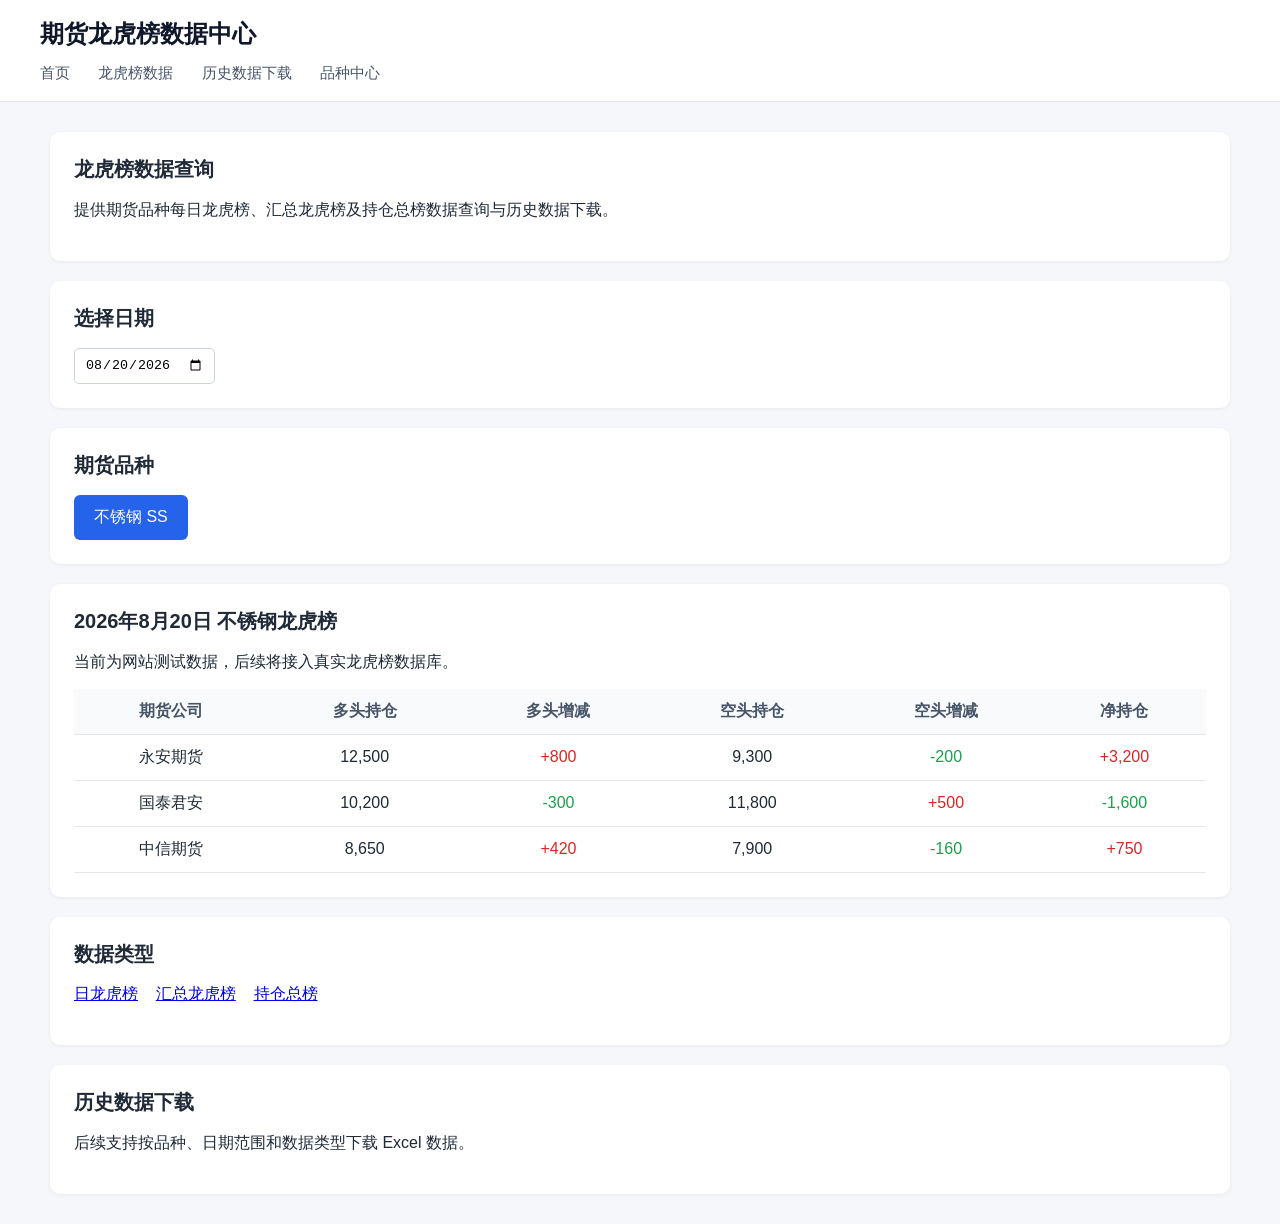
<file: index.html>
<!DOCTYPE html>
<html lang="zh-CN">

<head>
  <meta charset="UTF-8">
  <meta name="viewport" content="width=device-width, initial-scale=1.0">

  <title>期货龙虎榜数据中心</title>

  <link rel="stylesheet" href="styles.css">
</head>

<body>

  <header class="header">

    <h1>期货龙虎榜数据中心</h1>

    <nav class="nav">
      <a href="#">首页</a>
      <a href="#">龙虎榜数据</a>
      <a href="#">历史数据下载</a>
      <a href="#">品种中心</a>
    </nav>

  </header>


  <main class="container">

    <section class="card">

      <h2>龙虎榜数据查询</h2>

      <p>
        提供期货品种每日龙虎榜、汇总龙虎榜及持仓总榜数据查询与历史数据下载。
      </p>

    </section>


    <section class="card">

      <h2>选择日期</h2>

      <input type="date" value="2026-08-20">

    </section>


    <section class="card">

      <h2>期货品种</h2>

      <a class="market-button" href="#">
        不锈钢 SS
      </a>

    </section>


    <section class="card">

      <h2>2026年8月20日 不锈钢龙虎榜</h2>

      <p>
        当前为网站测试数据，后续将接入真实龙虎榜数据库。
      </p>

      <table>

        <thead>
          <tr>
            <th>期货公司</th>
            <th>多头持仓</th>
            <th>多头增减</th>
            <th>空头持仓</th>
            <th>空头增减</th>
            <th>净持仓</th>
          </tr>
        </thead>

        <tbody>

          <tr>
            <td>永安期货</td>
            <td>12,500</td>
            <td class="positive">+800</td>
            <td>9,300</td>
            <td class="negative">-200</td>
            <td class="positive">+3,200</td>
          </tr>

          <tr>
            <td>国泰君安</td>
            <td>10,200</td>
            <td class="negative">-300</td>
            <td>11,800</td>
            <td class="positive">+500</td>
            <td class="negative">-1,600</td>
          </tr>

          <tr>
            <td>中信期货</td>
            <td>8,650</td>
            <td class="positive">+420</td>
            <td>7,900</td>
            <td class="negative">-160</td>
            <td class="positive">+750</td>
          </tr>

        </tbody>

      </table>

    </section>


    <section class="card">

      <h2>数据类型</h2>

      <p>
        <a href="#">日龙虎榜</a>
        &nbsp;&nbsp;
        <a href="#">汇总龙虎榜</a>
        &nbsp;&nbsp;
        <a href="#">持仓总榜</a>
      </p>

    </section>


    <section class="card">

      <h2>历史数据下载</h2>

      <p>
        后续支持按品种、日期范围和数据类型下载 Excel 数据。
      </p>

    </section>

  </main>


</body>

</html>
</file>
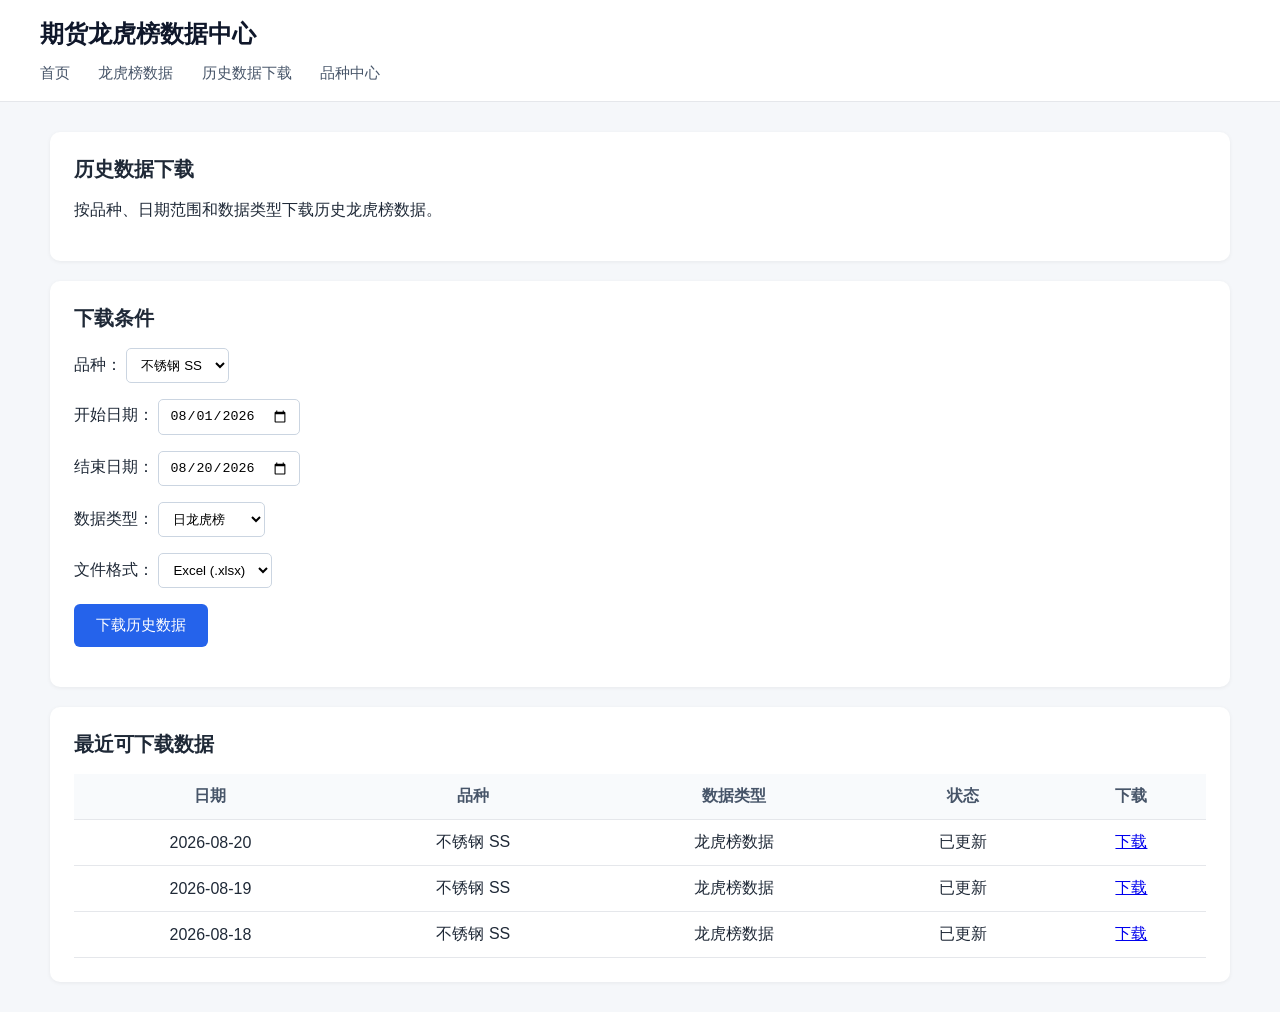
<file: download.html>
<!DOCTYPE html>
<html lang="zh-CN">
<head>
  <meta charset="UTF-8">
  <meta name="viewport" content="width=device-width, initial-scale=1.0">
  <title>历史数据下载 - 期货龙虎榜数据中心</title>
  <link rel="stylesheet" href="styles.css">
</head>

<body>

<header class="header">
  <h1>期货龙虎榜数据中心</h1>

  <nav class="nav">
    <a href="index.html">首页</a>
    <a href="ranking.html">龙虎榜数据</a>
    <a href="download.html">历史数据下载</a>
    <a href="#">品种中心</a>
  </nav>
</header>

<main class="container">

  <section class="card">
    <h2>历史数据下载</h2>
    <p>按品种、日期范围和数据类型下载历史龙虎榜数据。</p>
  </section>

  <section class="card">

    <h2>下载条件</h2>

    <p>
      品种：
      <select>
        <option>不锈钢 SS</option>
      </select>
    </p>

    <p>
      开始日期：
      <input type="date" value="2026-08-01">
    </p>

    <p>
      结束日期：
      <input type="date" value="2026-08-20">
    </p>

    <p>
      数据类型：
      <select>
        <option>日龙虎榜</option>
        <option>龙虎榜汇总</option>
        <option>持仓总榜</option>
        <option>全部数据</option>
      </select>
    </p>

    <p>
      文件格式：
      <select>
        <option>Excel (.xlsx)</option>
        <option>CSV (.csv)</option>
      </select>
    </p>

    <p>
      <button class="download-button">
        下载历史数据
      </button>
    </p>

  </section>


  <section class="card">

    <h2>最近可下载数据</h2>

    <table>

      <thead>
        <tr>
          <th>日期</th>
          <th>品种</th>
          <th>数据类型</th>
          <th>状态</th>
          <th>下载</th>
        </tr>
      </thead>

      <tbody>

        <tr>
          <td>2026-08-20</td>
          <td>不锈钢 SS</td>
          <td>龙虎榜数据</td>
          <td>已更新</td>
          <td><a href="#">下载</a></td>
        </tr>

        <tr>
          <td>2026-08-19</td>
          <td>不锈钢 SS</td>
          <td>龙虎榜数据</td>
          <td>已更新</td>
          <td><a href="#">下载</a></td>
        </tr>

        <tr>
          <td>2026-08-18</td>
          <td>不锈钢 SS</td>
          <td>龙虎榜数据</td>
          <td>已更新</td>
          <td><a href="#">下载</a></td>
        </tr>

      </tbody>

    </table>

  </section>

</main>

</body>
</html>
</file>
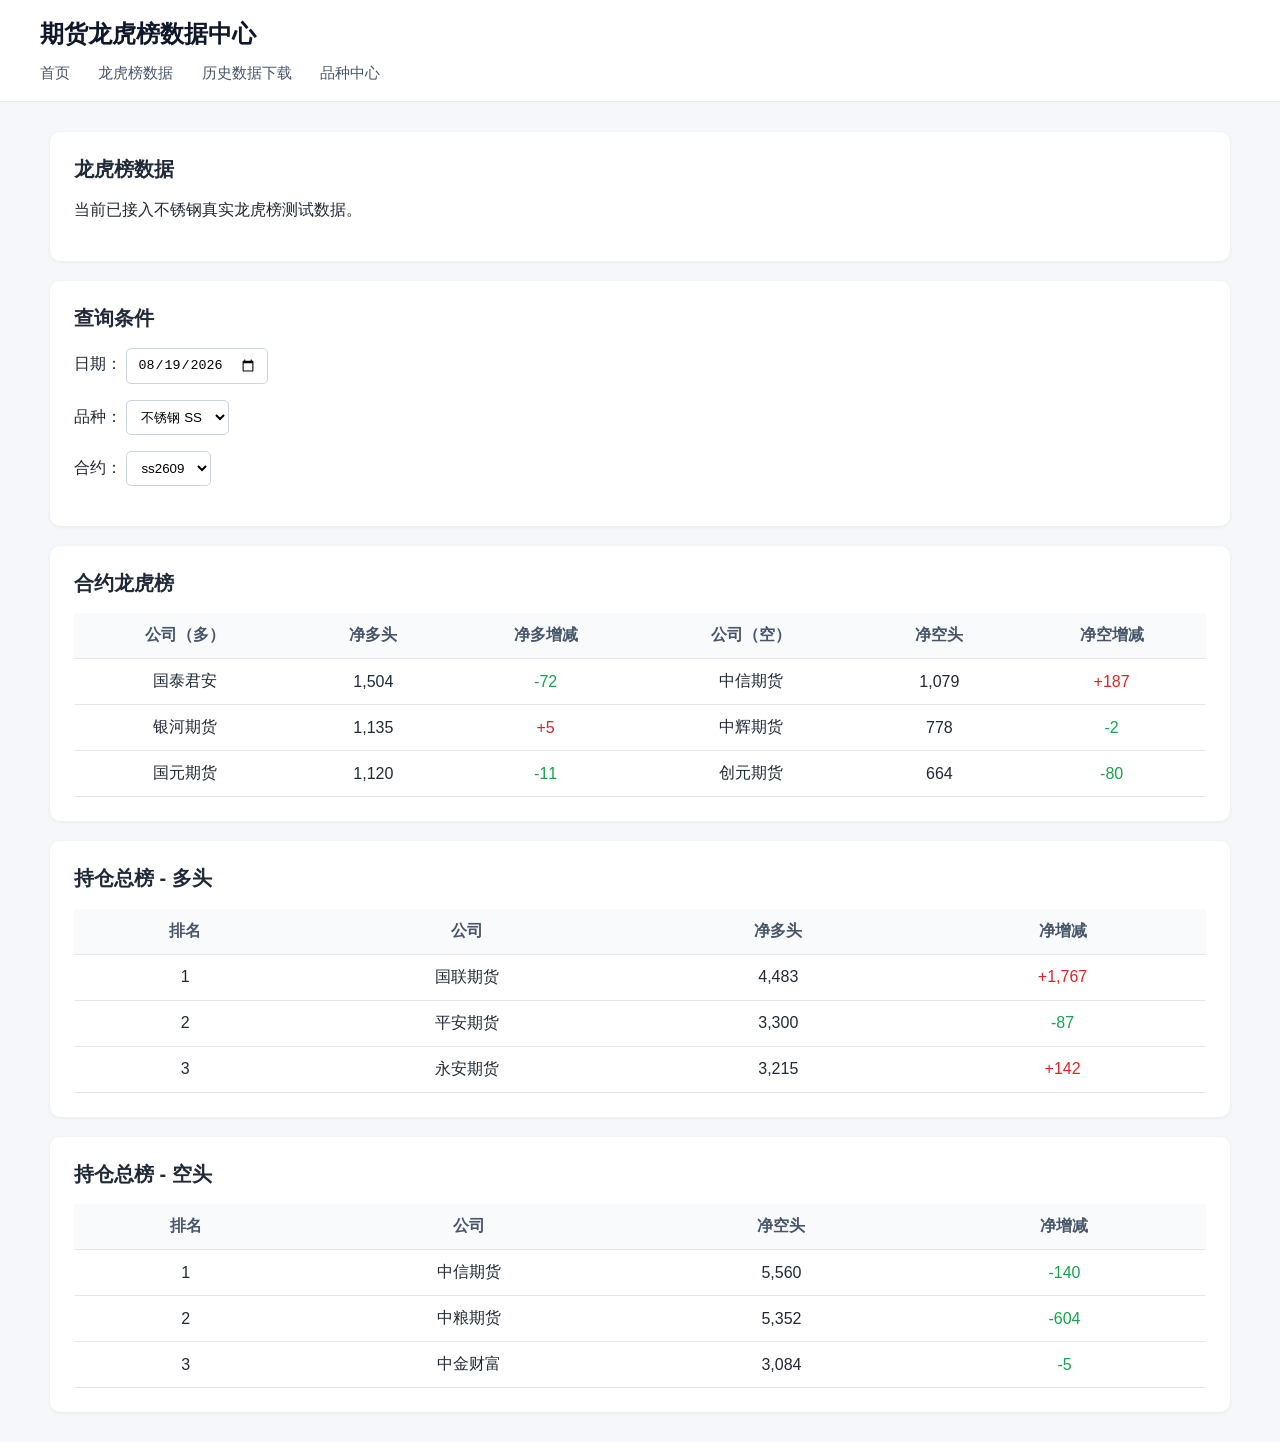
<file: ranking.html>
<!DOCTYPE html>
<html lang="zh-CN">
<head>
  <meta charset="UTF-8">
  <meta name="viewport" content="width=device-width, initial-scale=1.0">
  <title>龙虎榜数据 - 期货龙虎榜数据中心</title>
  <link rel="stylesheet" href="styles.css">
</head>

<body>

<header class="header">
  <h1>期货龙虎榜数据中心</h1>

  <nav class="nav">
    <a href="index.html">首页</a>
    <a href="ranking.html">龙虎榜数据</a>
    <a href="download.html">历史数据下载</a>
    <a href="#">品种中心</a>
  </nav>
</header>

<main class="container">

  <section class="card">
    <h2>龙虎榜数据</h2>
    <p>当前已接入不锈钢真实龙虎榜测试数据。</p>
  </section>

  <section class="card">
    <h2>查询条件</h2>

    <p>
      日期：
      <input id="dateSelect" type="date" value="2026-08-19">
    </p>

    <p>
      品种：
      <select>
        <option>不锈钢 SS</option>
      </select>
    </p>

    <p>
      合约：
      <select id="contractSelect"></select>
    </p>
  </section>

  <section class="card">
    <h2>合约龙虎榜</h2>

    <table>
      <thead>
        <tr>
          <th>公司（多）</th>
          <th>净多头</th>
          <th>净多增减</th>

          <th>公司（空）</th>
          <th>净空头</th>
          <th>净空增减</th>
        </tr>
      </thead>

      <tbody id="rankingBody"></tbody>
    </table>
  </section>

  <section class="card">
    <h2>持仓总榜 - 多头</h2>

    <table>
      <thead>
        <tr>
          <th>排名</th>
          <th>公司</th>
          <th>净多头</th>
          <th>净增减</th>
        </tr>
      </thead>

      <tbody id="totalLongBody"></tbody>
    </table>
  </section>

  <section class="card">
    <h2>持仓总榜 - 空头</h2>

    <table>
      <thead>
        <tr>
          <th>排名</th>
          <th>公司</th>
          <th>净空头</th>
          <th>净增减</th>
        </tr>
      </thead>

      <tbody id="totalShortBody"></tbody>
    </table>
  </section>

</main>

<script src="app.js"></script>

</body>
</html>
</file>
<file: styles.css>
body {
  margin: 0;
  font-family: Arial, "Microsoft YaHei", sans-serif;
  background: #f5f7fa;
  color: #1f2937;
}

.header {
  background: #ffffff;
  border-bottom: 1px solid #e5e7eb;
  padding: 18px 40px;
}

.header h1 {
  margin: 0;
  font-size: 24px;
  color: #0f172a;
}

.nav {
  margin-top: 14px;
}

.nav a {
  margin-right: 24px;
  text-decoration: none;
  color: #475569;
  font-size: 15px;
}

.nav a:hover {
  color: #2563eb;
}

.container {
  width: 1180px;
  max-width: calc(100% - 40px);
  margin: 30px auto;
}

.card {
  background: white;
  border-radius: 10px;
  padding: 24px;
  margin-bottom: 20px;
  box-shadow: 0 1px 4px rgba(0,0,0,0.06);
}

.card h2 {
  margin-top: 0;
  font-size: 20px;
}

.market-button {
  display: inline-block;
  padding: 12px 20px;
  background: #2563eb;
  color: white;
  border-radius: 6px;
  text-decoration: none;
}

.market-button:hover {
  background: #1d4ed8;
}

table {
  width: 100%;
  border-collapse: collapse;
  margin-top: 16px;
}

th, td {
  padding: 12px 14px;
  border-bottom: 1px solid #e5e7eb;
  text-align: center;
}

th {
  background: #f8fafc;
  color: #475569;
}

.positive {
  color: #dc2626;
}

.negative {
  color: #16a34a;
}
.download-button {
  padding: 12px 22px;
  border: none;
  border-radius: 6px;
  background: #2563eb;
  color: white;
  font-size: 15px;
  cursor: pointer;
}

.download-button:hover {
  background: #1d4ed8;
}

select,
input[type="date"] {
  padding: 8px 10px;
  border: 1px solid #cbd5e1;
  border-radius: 5px;
  background: white;
}
</file>
